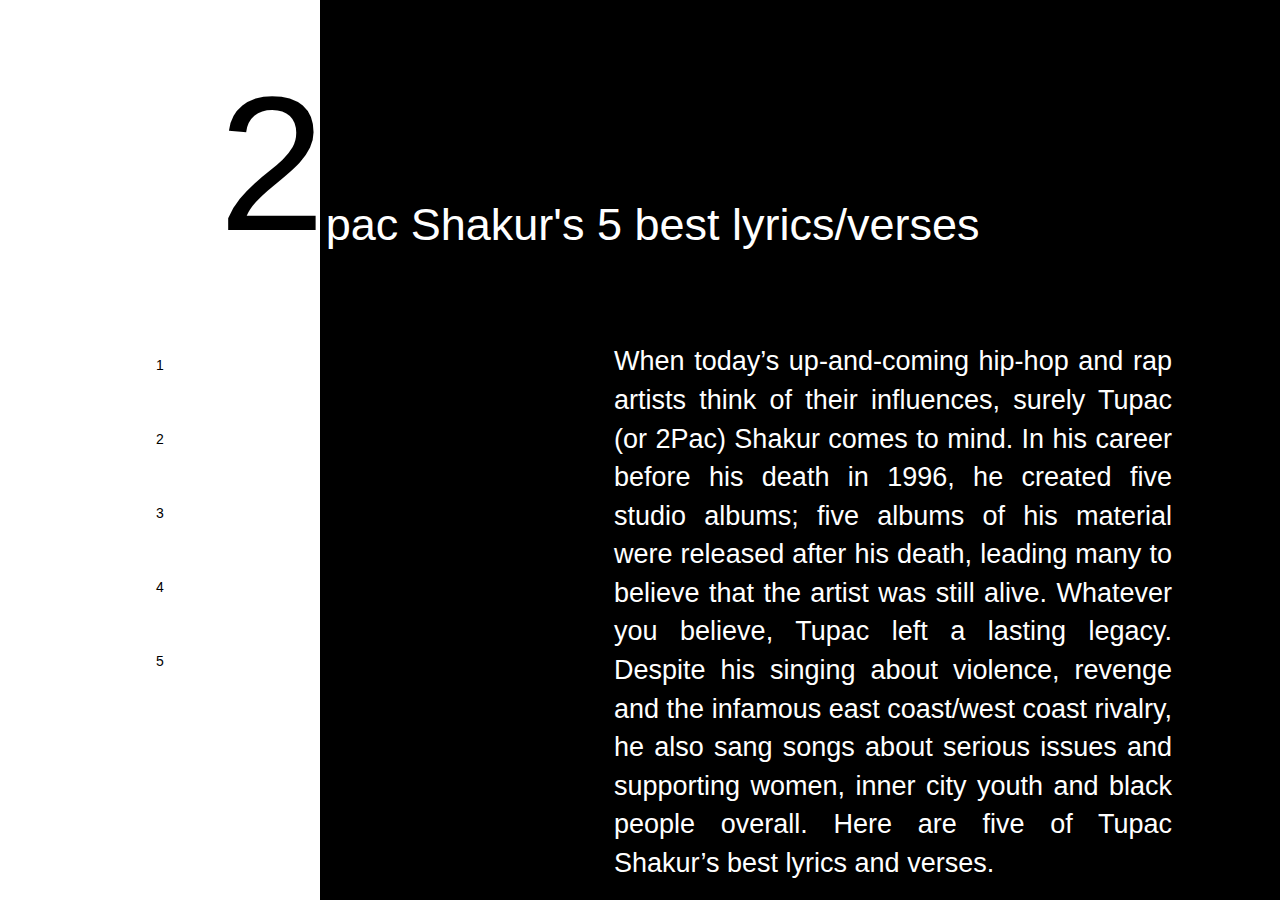
<file: index.html>
<!DOCTYPE html>
<html>
  <head>
    <meta charset="utf-8">
    <title></title>
  </head>
  <script src="js/jquery.min.js"></script>
  <script src="js/bootstrap.min.js"></script>
  <link rel="stylesheet" href="https://netdna.bootstrapcdn.com/bootstrap/3.1.0/css/bootstrap.css">
  <link rel="stylesheet" href="css/style.css">
  <body>
    <div class="container">
    <div class="row">
      <div class="col-sm-3 nav">
        <ul>
          <li><a href="index.html">2</a></li>
          <li><a href="1.html">1</a></li>
          <li><a href="2.html">2</a></li>
          <li><a href="3.html">3</a></li>
          <li><a href="4.html">4</a></li>
          <li><a href="5.html">5</a></li>
        </ul>
      </div>
      <div class="col-sm-9 main">
        <div class="mainissue">
          <h1>pac Shakur's 5 best lyrics/verses</h1>
          <p>When today’s up-and-coming hip-hop and
            rap artists think of their influences, surely Tupac (or 2Pac)
            Shakur comes to mind. In his career before his death in 1996,
            he created five studio albums; five albums of his material were
            released after his death, leading many to believe that the artist
            was still alive. Whatever you believe, Tupac left a lasting legacy.
            Despite his singing about violence, revenge and the infamous east
            coast/west coast rivalry, he also sang songs about serious issues and
            supporting women, inner city youth and black people overall. Here are
            five of Tupac Shakur’s best lyrics and verses.</p>
        </div>
      </div>
    </div>
    </div>
  </body>
</html>
</file>
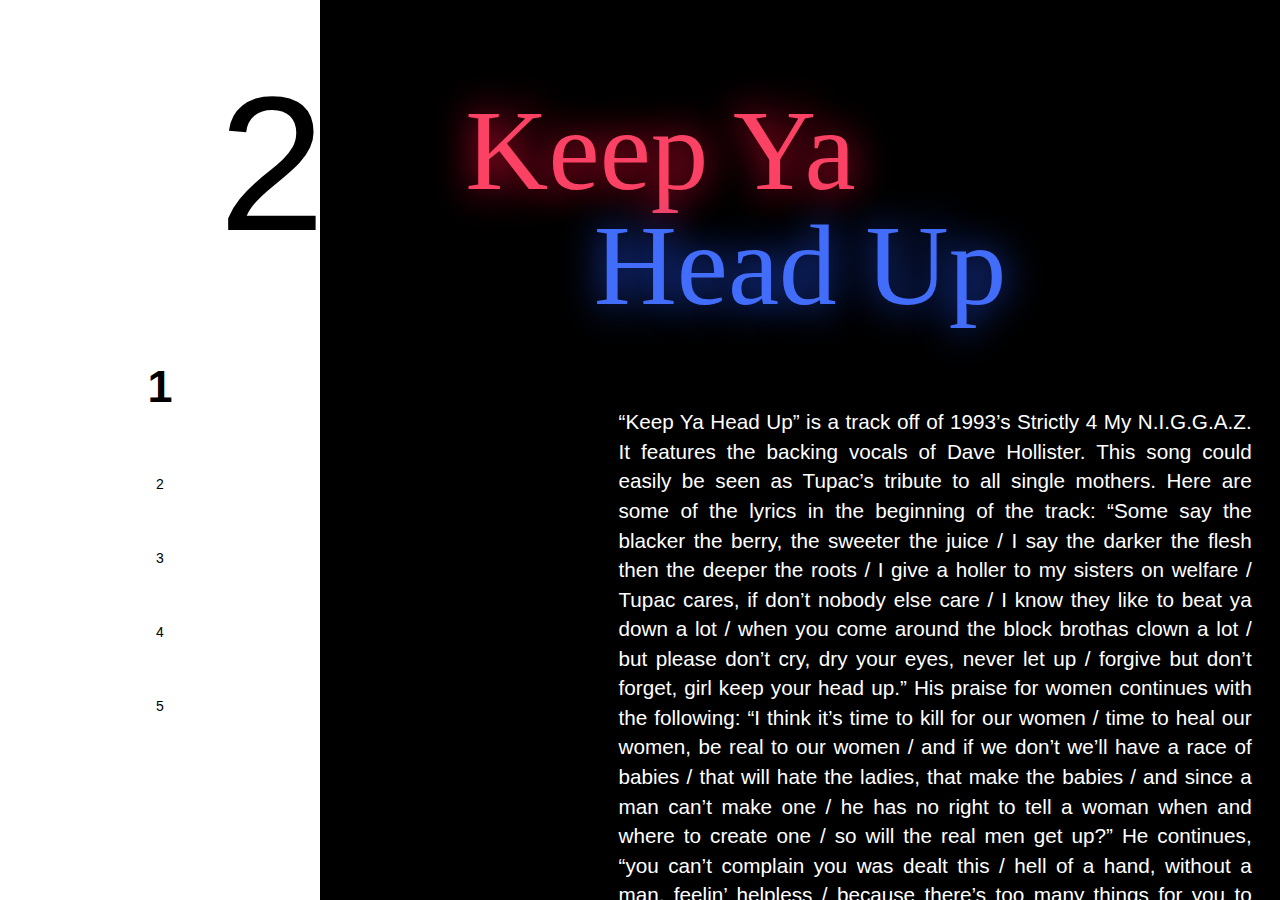
<file: 1.html>
<!DOCTYPE html>
<html>
   <head>
      <meta charset="utf-8">
      <title></title>
   </head>
   <script src="js/jquery.min.js"></script>
   <script src="js/bootstrap.min.js"></script>
   <link rel="stylesheet" href="https://netdna.bootstrapcdn.com/bootstrap/3.1.0/css/bootstrap.css">
   <link rel="stylesheet" href="css/style.css">
   <body>
      <div class="container">
         <div class="row">
            <div class="col-sm-3 nav">
               <ul>
                  <li><a href="index.html">2</a></li>
                  <li><a class="active" href="1.html">1</a></li>
                  <li><a href="2.html">2</a></li>
                  <li><a href="3.html">3</a></li>
                  <li><a href="4.html">4</a></li>
                  <li><a href="5.html">5</a></li>
               </ul>
            </div>
            <div class="col-sm-9 main main1">
               <div class="neon">Keep Ya</div>
               <div class="flux">Head Up</div>
               <div class="content1">
                 <p>
            “Keep Ya Head Up” is a track off of 1993’s Strictly 4 My N.I.G.G.A.Z. It features the backing vocals of Dave Hollister.
            This song could easily be seen as Tupac’s tribute to all single mothers. Here are some of the lyrics in the beginning
            of the track: “Some say the blacker the berry, the sweeter the juice / I say the darker the flesh then the deeper the
            roots / I give a holler to my sisters on welfare / Tupac cares, if don’t nobody else care / I know they like to beat ya
            down a lot / when you come around the block brothas clown a lot /  but please don’t cry, dry your eyes, never let up /
            forgive but don’t forget, girl keep your head up.” His praise for women continues with the following: “I think it’s time
            to kill for our women / time to heal our women, be real to our women / and if we don’t we’ll have a race of babies / that
            will hate the ladies, that make the babies / and since a man can’t make one / he has no right to tell a woman when and
            where to create one / so will the real men get up?” He continues, “you can’t complain you was dealt this / hell of
            a hand, without a man, feelin’ helpless / because there’s too many things for you to deal with / dying inside, but
            outside you’re looking fearless.” He also makes mention of his gratitude towards his mother and the influence of
            Marvin Gaye; the chorus itself partially taken from Gaye’s song, “Ooh Child (Things Are Gonna Get Easier).”
          </p>
               </div>
            </div>
         </div>
      </div>
   </body>
</html>
</file>
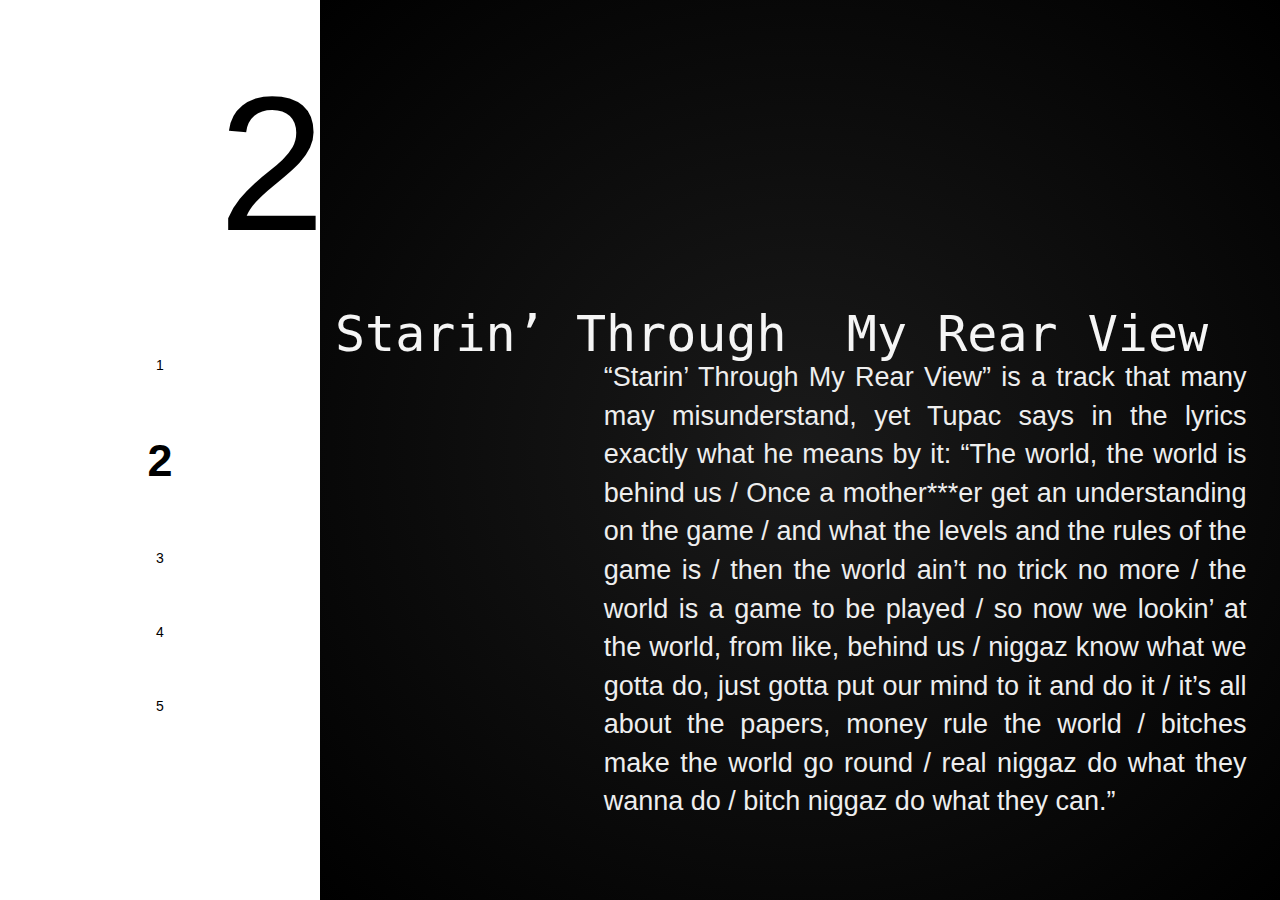
<file: 2.html>
<!DOCTYPE html>
<html>
  <head>
    <meta charset="utf-8">
    <title></title>
  </head>
  <script src="js/jquery.min.js"></script>
  <script src="js/bootstrap.min.js"></script>
  <link rel="stylesheet" href="https://netdna.bootstrapcdn.com/bootstrap/3.1.0/css/bootstrap.css">
  <link rel="stylesheet" href="css/style.css">
  <body>
    <div class="container">
    <div class="row">
      <div class="col-sm-3 nav">
        <ul>
          <li><a href="index.html">2</a></li>
          <li><a href="1.html">1</a></li>
          <li><a class="active" href="2.html">2</a></li>
          <li><a href="3.html">3</a></li>
          <li><a href="4.html">4</a></li>
          <li><a href="5.html">5</a></li>
</ul>
      </div>
      <div class="col-sm-9 main2">
        <h1><span>S</span><span>t</span><span>a</span><span>r</span><span>i</span><span>n</span><span>’ </span>
        <span>T</span><span>h</span><span>r</span><span>o</span><span>u</span><span>g</span><span>h</span>
          <span>&nbsp; </span><span>M</span><span>y</span><span> &nbsp;</span><span>R</span><span>e</span><span>a</span><span>r</span>
          <span>V</span><span>i</span><span>e</span><span>w</span></h1>
          <p>“Starin’ Through My Rear View” is a track that many may misunderstand, yet Tupac says in the lyrics exactly what he means by it:
            “The world, the world is behind us / Once a mother***er get an understanding on the game / and what the levels and
            the rules of the game is / then the world ain’t no trick no more / the world is a game to be played / so now we
            lookin’ at the world, from like, behind us / niggaz know what we gotta do, just gotta put our mind to it and do
            it / it’s all about the papers, money rule the world / bitches make the world go round / real niggaz do what they
            wanna do / bitch niggaz do what they can.”
          </p>
      </div>
    </div>
    </div>
  </body>
  <script>
    var x= 'Changes';
    var res;
    for (var i=0;i<x.length;i++){
      res+='<span>'+x.charAt(i)+'</span>';
    }
    console.log(res);
  </script>
</html>
</file>
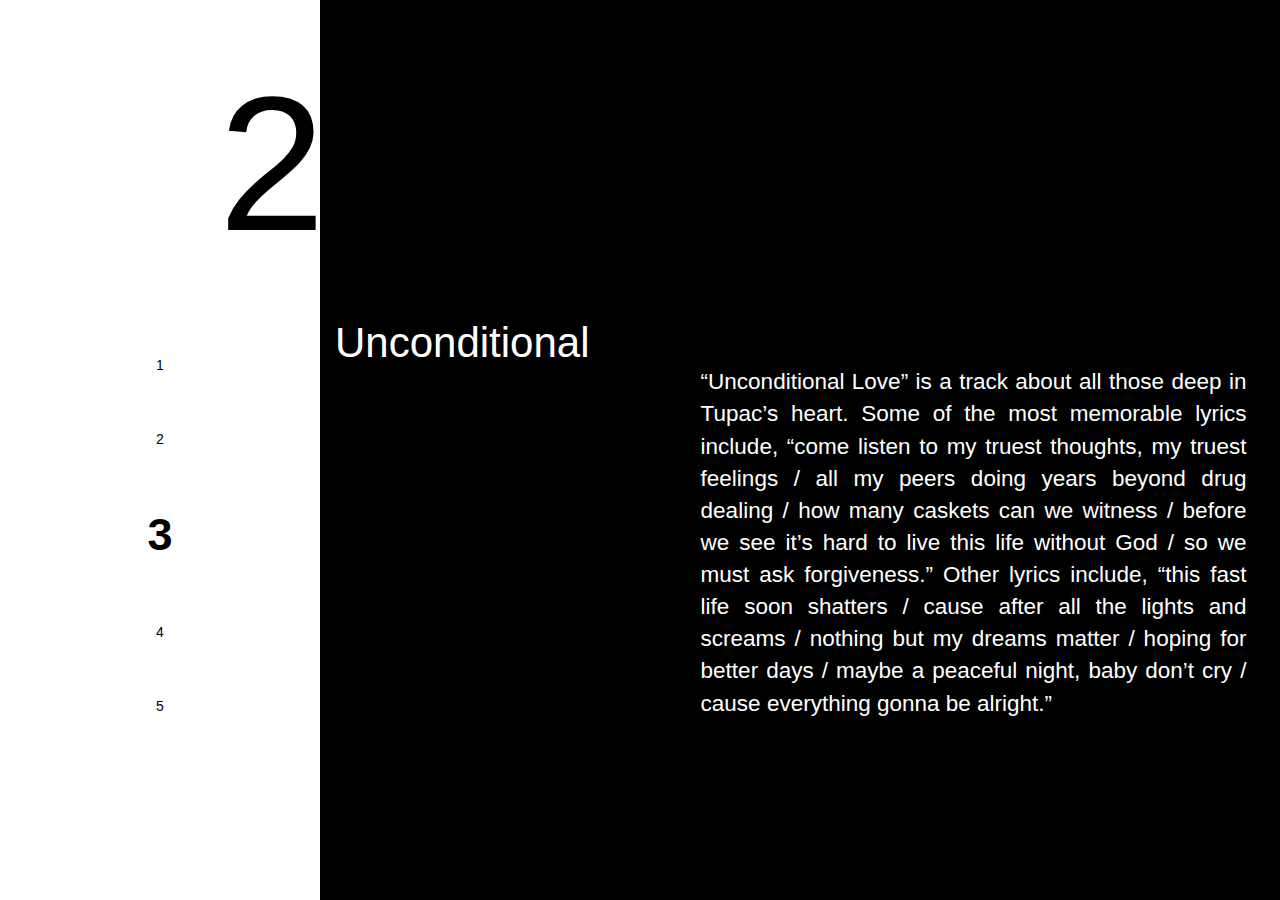
<file: 3.html>
<!DOCTYPE html>
<html>
  <head>
    <meta charset="utf-8">
    <title></title>
  </head>
  <script src="js/jquery.min.js"></script>
  <script src="js/bootstrap.min.js"></script>
  <link rel="stylesheet" href="https://netdna.bootstrapcdn.com/bootstrap/3.1.0/css/bootstrap.css">
  <link rel="stylesheet" href="css/style.css">
  <body>
    <div class="container">
    <div class="row">
      <div class="col-sm-3 nav">
        <ul>
          <li><a href="index.html">2</a></li>
          <li><a href="1.html">1</a></li>
          <li><a href="2.html">2</a></li>
          <li><a class="active" href="3.html">3</a></li>
          <li><a href="4.html">4</a></li>
          <li><a href="5.html">5</a></li>
</ul>
      </div>
      <div class="col-sm-9 main3">
        <div class="animation3">
          <span>Unconditional</span><span>Love</span>
        </div>
        <div class="content3">
          “Unconditional Love” is a track about all those deep in Tupac’s heart. Some of the most memorable lyrics
          include, “come listen to my truest thoughts, my truest feelings / all my peers doing years beyond drug
          dealing / how many caskets can we witness / before we see it’s hard to live this life without God / so
          we must ask forgiveness.” Other lyrics include, “this fast life soon shatters / cause after all the lights
          and screams / nothing but my dreams matter / hoping for better days / maybe a peaceful night, baby don’t
          cry / cause everything gonna be alright.”
        </div>
      </div>
    </div>
    </div>
  </body>
</html>
</file>
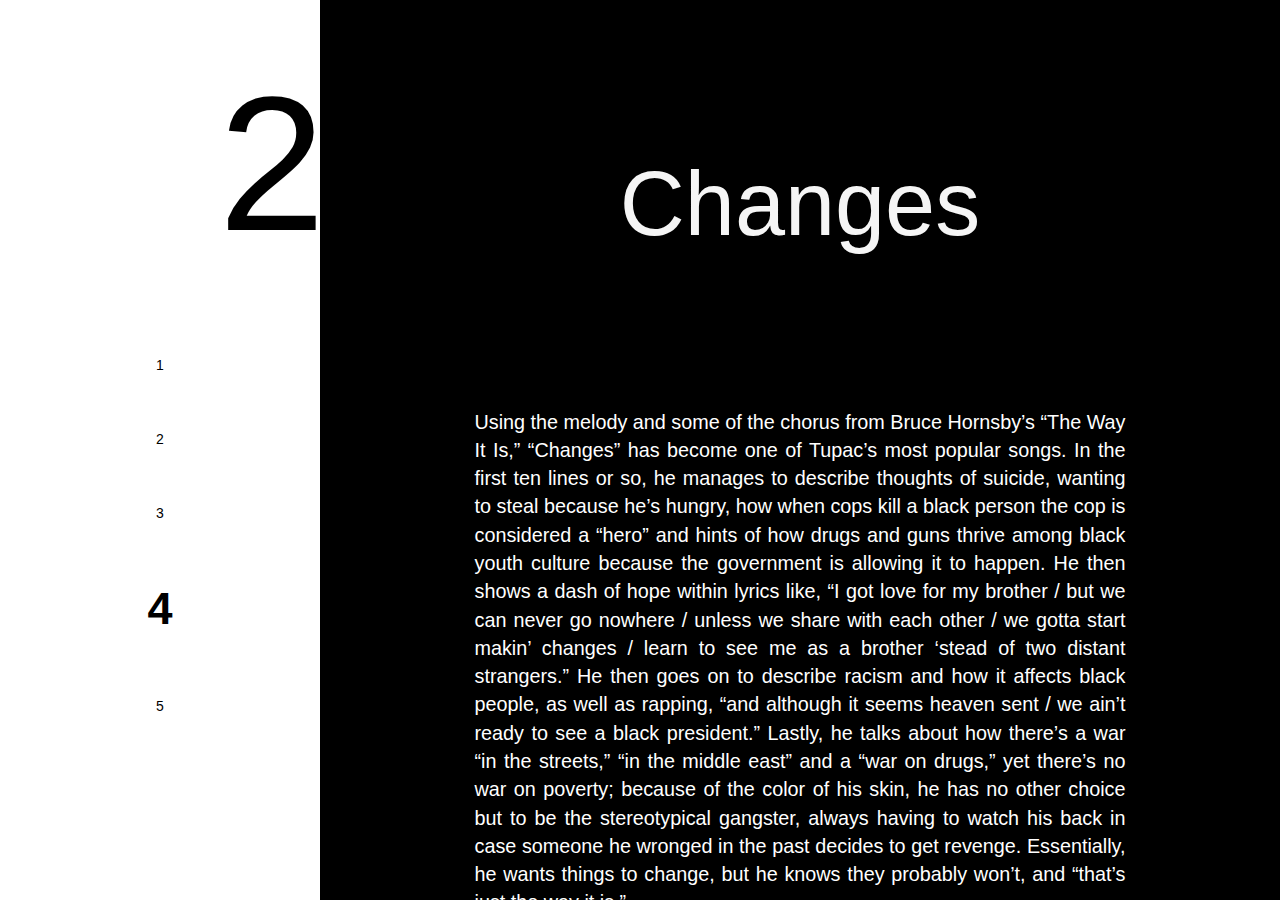
<file: 4.html>
<!DOCTYPE html>
<html>
  <head>
    <meta charset="utf-8">
    <title></title>
  </head>
  <script src="js/jquery.min.js"></script>
  <script src="js/bootstrap.min.js"></script>
  <link rel="stylesheet" href="https://netdna.bootstrapcdn.com/bootstrap/3.1.0/css/bootstrap.css">
  <link rel="stylesheet" href="css/style.css">
  <body>
    <div class="container">
    <div class="row">
      <div class="col-sm-3 nav">
        <ul>
          <li><a href="index.html">2</a></li>
          <li><a href="1.html">1</a></li>
          <li><a href="2.html">2</a></li>
          <li><a href="3.html">3</a></li>
          <li><a class="active" href="4.html">4</a></li>
          <li><a href="5.html">5</a></li>
</ul>
      </div>
      <div class="col-sm-9 main4">
        <div class="head4">
          <span>C</span><span>h</span><span>a</span><span>n</span><span>g</span><span>e</span><span>s</span>
        </div>
        <div class="content4">
          <p>Using the melody and some of the chorus from Bruce Hornsby’s “The Way It Is,” “Changes” has become one of Tupac’s most popular songs. In the first ten lines or so, he manages to describe thoughts of suicide, wanting to steal because he’s hungry, how when cops kill a black person the cop is considered a “hero” and hints of how drugs and guns thrive among black youth culture because the government is allowing it to happen. He then shows a dash of hope within lyrics like, “I got love for my brother / but we can never go nowhere / unless we share with each other / we gotta start makin’ changes / learn to see me as a brother ‘stead of two distant strangers.” He then goes on to describe racism and how it affects black people, as well as rapping, “and although it seems heaven sent / we ain’t ready to see a black president.” Lastly, he talks about how there’s a war “in the streets,” “in the middle east” and a “war on drugs,” yet there’s no war on poverty; because of the color of his skin, he has no other choice but to be the stereotypical gangster, always having to watch his back in case someone he wronged in the past decides to get revenge. Essentially, he wants things to change, but he knows they probably won’t, and “that’s just the way it is.”</p>
        </div>
      </div>
    </div>
    </div>
  </body>
</html>
</file>
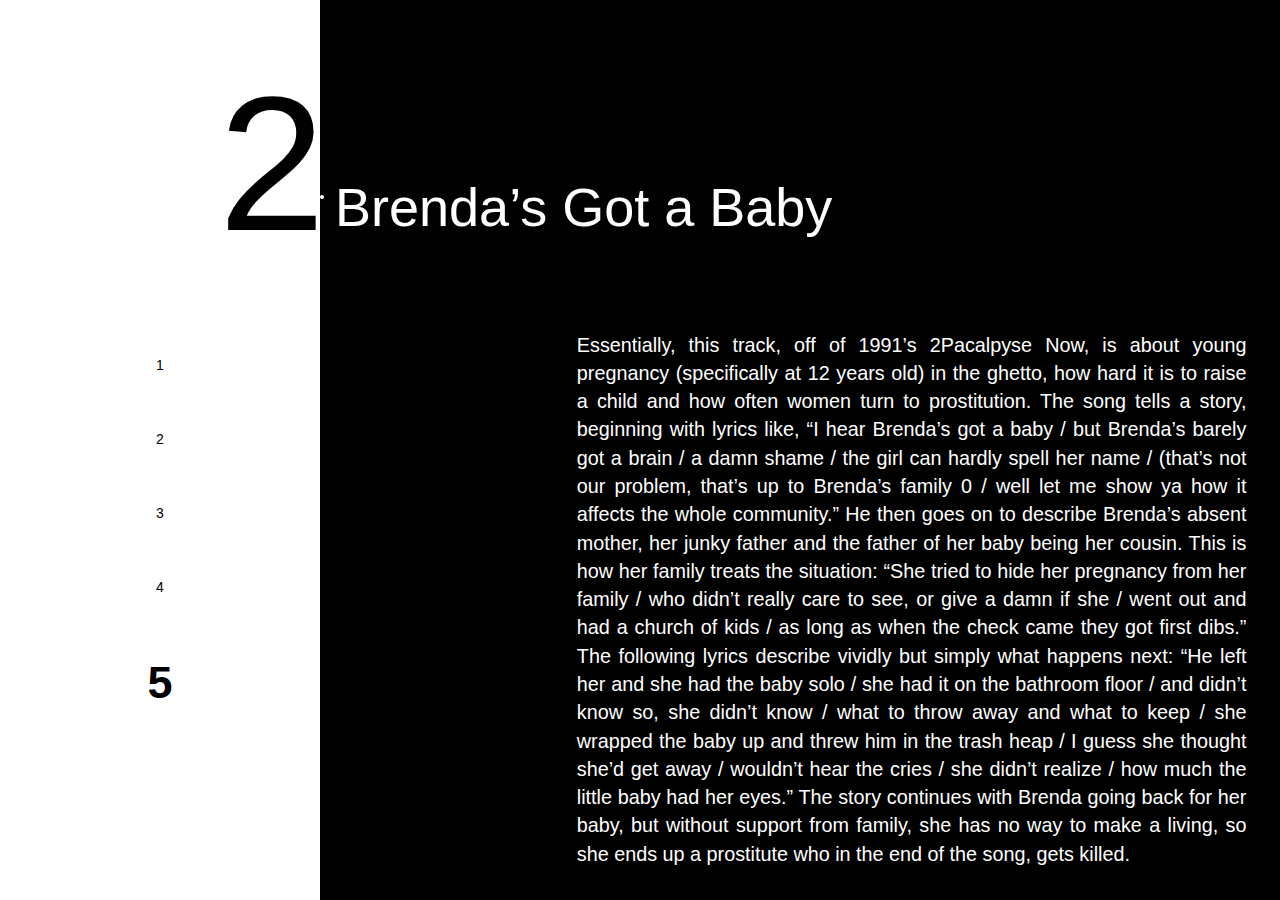
<file: 5.html>
<!DOCTYPE html>
<html>
  <head>
    <meta charset="utf-8">
    <title></title>
  </head>
  <script src="js/jquery.min.js"></script>
  <script src="js/bootstrap.min.js"></script>
  <link rel="stylesheet" href="https://netdna.bootstrapcdn.com/bootstrap/3.1.0/css/bootstrap.css">
  <link rel="stylesheet" href="css/style.css">
  <body>
    <div class="container">
    <div class="row">
      <div class="col-sm-3 nav">
        <ul>
  <li><a href="index.html">2</a></li>
  <li><a href="1.html">1</a></li>
  <li><a href="2.html">2</a></li>
  <li><a href="3.html">3</a></li>
  <li><a href="4.html">4</a></li>
  <li><a class="active" href="5.html">5</a></li>
</ul>
      </div>
      <div class="col-sm-9 main">
        <li><div id="tuski"></div></li>
        <div class="head5">
          <h1>Brenda’s Got a Baby</h1>
        </div>
        <div class="content5">
          <p>Essentially, this track, off of 1991’s 2Pacalpyse Now, is about young pregnancy (specifically at 12 years old) in the ghetto, how hard it is to raise a child and how often women turn to prostitution. The song tells a story, beginning with lyrics like, “I hear Brenda’s got a baby / but Brenda’s barely got a brain / a damn shame / the girl can hardly spell her name / (that’s not our problem, that’s up to Brenda’s family 0 / well let me show ya how it affects the whole community.” He then goes on to describe Brenda’s absent mother, her junky father and the father of her baby being her cousin. This is how her family treats the situation: “She tried to hide her pregnancy from her family / who didn’t really care to see, or give a damn if she / went out and had a church of kids / as long as when the check came they got first dibs.” The following lyrics describe vividly but simply what happens next: “He left her and she had the baby solo / she had it on the bathroom floor / and didn’t know so, she didn’t know / what to throw away and what to keep / she wrapped the baby up and threw him in the trash heap / I guess she thought she’d get away / wouldn’t hear the cries / she didn’t realize / how much the little baby had her eyes.” The story continues with Brenda going back for her baby, but without support from family, she has no way to make a living, so she ends up a prostitute who in the end of the song, gets killed.</p>
        </div>
      </div>
    </div>
    </div>
  </body>
</html>
</file>
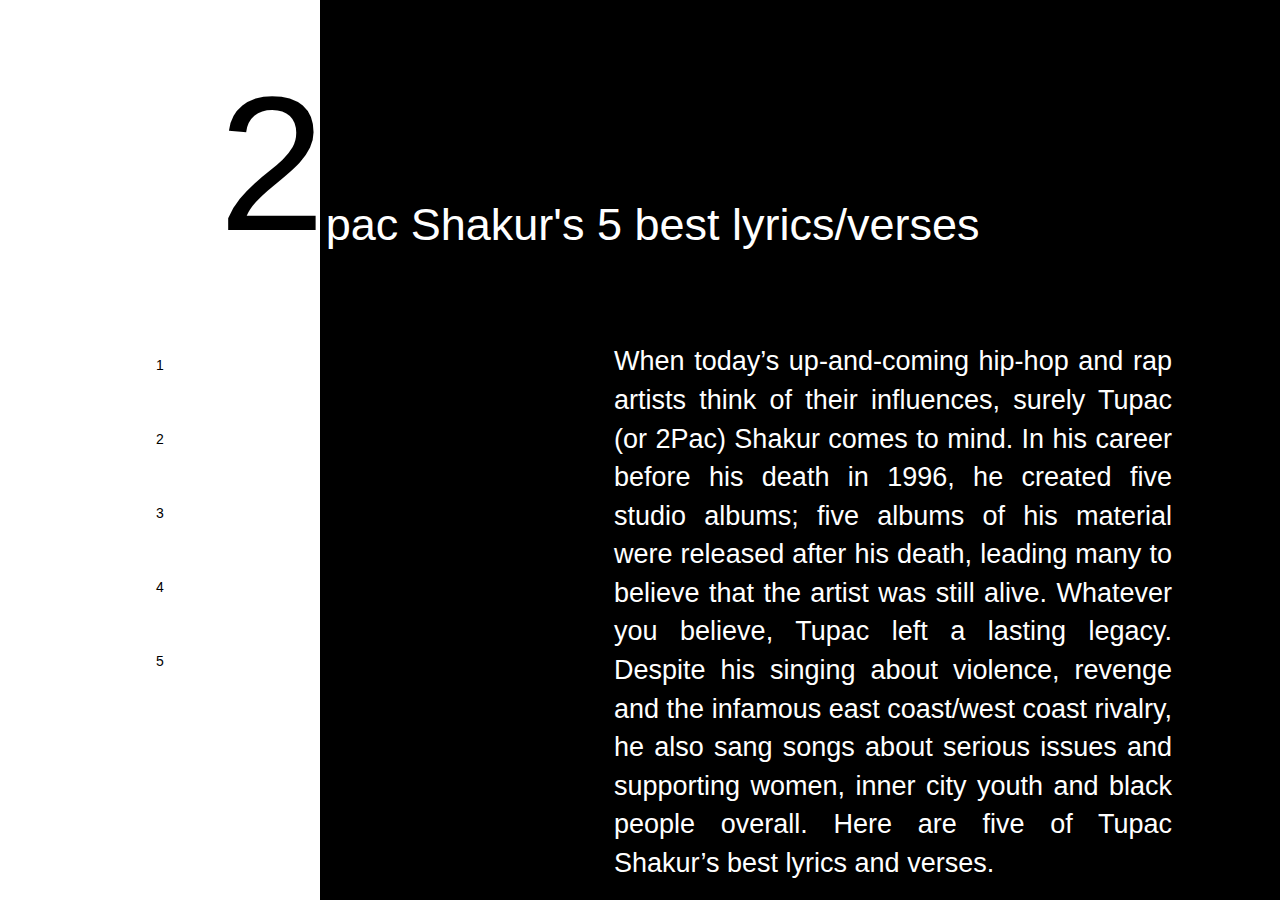
<file: main.html>
<!DOCTYPE html>
<html>
  <head>
    <meta charset="utf-8">
    <title></title>
  </head>
  <script src="js/jquery.min.js"></script>
  <script src="js/bootstrap.min.js"></script>
  <link rel="stylesheet" href="https://netdna.bootstrapcdn.com/bootstrap/3.1.0/css/bootstrap.css">
  <link rel="stylesheet" href="css/style.css">
  <body>
    <div class="container">
    <div class="row">
      <div class="col-sm-3 nav">
        <ul>
          <li><a href="main.html">2</a></li>
          <li><a href="1.html">1</a></li>
          <li><a href="2.html">2</a></li>
          <li><a href="3.html">3</a></li>
          <li><a href="4.html">4</a></li>
          <li><a href="5.html">5</a></li>
        </ul>
      </div>
      <div class="col-sm-9 main">
        <div class="mainissue">
          <h1>pac Shakur's 5 best lyrics/verses</h1>
          <p>When today’s up-and-coming hip-hop and
            rap artists think of their influences, surely Tupac (or 2Pac)
            Shakur comes to mind. In his career before his death in 1996,
            he created five studio albums; five albums of his material were
            released after his death, leading many to believe that the artist
            was still alive. Whatever you believe, Tupac left a lasting legacy.
            Despite his singing about violence, revenge and the infamous east
            coast/west coast rivalry, he also sang songs about serious issues and
            supporting women, inner city youth and black people overall. Here are
            five of Tupac Shakur’s best lyrics and verses.</p>
        </div>
      </div>
    </div>
    </div>
  </body>
</html>
</file>
<file: css/style.css>
/* make sidebar nav vertical */
.row{
  width: 100vw;
}
.nav ul {
    list-style-type: none;
    margin: 0;
    padding: 0;
    width: 25%;
    background-color: white;
    position: fixed;
    overflow: auto;
}

.nav li a {
    display: block;
    color: #000;
    padding: 3vh 0;
    text-decoration: none;
}

.nav li a.active {
    text-decoration: none;
    font-weight: bold;
    font-size: 5vh;
}

.nav li:first-child{
  padding-right: 0;
  font-size: 15vw;
  margin-right: -70%;
}

.main{
  background-color: black;
  color:white;
  height:100vh;
}

.mainissue h1 {
  margin: 21.5% 10% 0 -1%;
  text-align: left;
  font-size: 5vh;
}

.mainissue p{
  margin: 10% 10% 0 30%;
  font-size: 3vh;
  text-align: justify;
}
/*main 1*/
@font-face {
font-family: neon;
src: url(https://s3-us-west-2.amazonaws.com/s.cdpn.io/707108/neon.ttf);
}

.container {
display: table-cell;
text-align: center;
vertical-align: middle;
}

.content1 {
  position: absolute;
  top: 40%;
  bottom: 0px;
  overflow-y:auto;
}

.main1 p {
  margin: 5% 3% 0 30%;
  text-align: justify;
  font-size:2.3vh;
}

.neon {
margin-top: 10%;
padding-right: 30%;
font-family: neon;
color: #FB4264;
font-size: 9vw;
line-height: 9vw;
text-shadow: 0 0 3vw #F40A35;
}

.flux {
font-family: neon;
color: #426DFB;
font-size: 9vw;
line-height: 9vw;
text-shadow: 0 0 3vw #2356FF;
}

.neon {
animation: neon 1s ease infinite;
-moz-animation: neon 1s ease infinite;
-webkit-animation: neon 1s ease infinite;
}

@keyframes neon {
0%,
100% {
  text-shadow: 0 0 1vw #FA1C16, 0 0 3vw #FA1C16, 0 0 10vw #FA1C16, 0 0 10vw #FA1C16, 0 0 .4vw #FED128, .5vw .5vw .1vw #806914;
  color: #FED128;
}
50% {
  text-shadow: 0 0 .5vw #800E0B, 0 0 1.5vw #800E0B, 0 0 5vw #800E0B, 0 0 5vw #800E0B, 0 0 .2vw #800E0B, .5vw .5vw .1vw #40340A;
  color: #806914;
}
}

.flux {
animation: flux 2s linear infinite;
-moz-animation: flux 2s linear infinite;
-webkit-animation: flux 2s linear infinite;
-o-animation: flux 2s linear infinite;
}

@keyframes flux {
0%,
100% {
  text-shadow: 0 0 1vw #1041FF, 0 0 3vw #1041FF, 0 0 10vw #1041FF, 0 0 10vw #1041FF, 0 0 .4vw #8BFDFE, .5vw .5vw .1vw #147280;
  color: #28D7FE;
}
50% {
  text-shadow: 0 0 .5vw #082180, 0 0 1.5vw #082180, 0 0 5vw #082180, 0 0 5vw #082180, 0 0 .2vw #082180, .5vw .5vw .1vw #0A3940;
  color: #146C80;
}
}


/*page2*/
@import url("https://fonts.googleapis.com/css?family=Alegreya+Sans:300");
.main2{
  height: 100vh;
  display: flex;
  align-items: center;
  justify-content: center;
  background: radial-gradient(#1a1a1a, #000000);
}

.main2 h1 {
text-align: left;
margin: 5% auto 30% 0;
font: 300 50px/1 Alegreya Sans, monospace;
white-space: nowrap;
color: whitesmoke;
}

.main2 p {
  color:#eee;
  text-align: justify;
  font-size: 3vh;
  margin:30% 2% 0 -65%;
}

.main2 span {
display: inline-block;
animation: stretch 2.5s cubic-bezier(0.4, 1.4, 0.75, 0.9) infinite;
transform-origin: center;
}
.main2 span:nth-of-type(1) {
animation-delay: 0.25s;
}
.main2 span:nth-of-type(2) {
animation-delay: 0.5s;
}
.main2 span:nth-of-type(3) {
animation-delay: 0.75s;
}
.main2 span:nth-of-type(4) {
animation-delay: 1s;
}
.main2 span:nth-of-type(5) {
animation-delay: 1.25s;
}
.main2 span:nth-of-type(6) {
animation-delay: 1.5s;
}
.main2 span:nth-of-type(7) {
animation-delay: 1.75s;
}
.main2 span:nth-of-type(8) {
animation-delay: 2s;
}
.main2 span:nth-of-type(9) {
animation-delay: 2.25s;
}
.main2 span:nth-of-type(10) {
animation-delay: 2.5s;
}

@keyframes stretch {
5% {
  transform: scaleX(5000);
  opacity: .1;
}
15% {
  transform: scaleX(1);
  opacity: 1;
}
}

/*page3*/
.main3 {
  height: 100vh;
  margin: 0;
  background-color: black;
  color: white;
  display: flex;
  justify-content: center;
  align-items: center;
  font-family: 'Medula One', sans-serif;
  font-size: 3em;
  -webkit-user-select: none;
  -moz-user-select: none;
  -ms-user-select: none;
  user-select: none;
}

.animation3 {
  margin-bottom: 23%;
}

.content3{
  text-align: justify;
  margin: 30% 2% 10% 0;
  font-size: 2.5vh;
}

.main3 span:first-child {
  margin-right: 20px;
}

.main3 span:last-child {
  color: black;
  background-color: black;
  animation: fadeWhite 4s forwards;
  animation-delay: 2s;
  position: relative;
}

.main3 span:last-child:after {
  content: "Love";
  position: absolute;
  left: 2px;
  top: 2px;
  clip: rect(0, 900px, 0, 0);
  background-color: black;
  color: white;
  animation: glitch 3s infinite alternate-reverse;
  animation-delay: 4s;
}
.main3 span:last-child:before {
  content: "Love";
  position: absolute;
  left: -2px;
  top: -2px;
  clip: rect(0, 900px, 0, 0);
  background-color: black;
  color: white;
  animation: glitch 3s infinite alternate-reverse;
  animation-delay: 4s;
}

@keyframes fadeWhite {
  100% {
    color: white;
  }
}
@keyframes glitch {
  0% {
    clip: rect(15px, 9999px, 7px, 0);
  }
  5% {
    clip: rect(53px, 9999px, 25px, 0);
  }
  10% {
    clip: rect(56px, 9999px, 86px, 0);
  }
  15% {
    clip: rect(63px, 9999px, 46px, 0);
  }
  20% {
    clip: rect(76px, 9999px, 45px, 0);
  }
  25% {
    clip: rect(18px, 9999px, 84px, 0);
  }
  30% {
    clip: rect(24px, 9999px, 2px, 0);
  }
  35% {
    clip: rect(66px, 9999px, 27px, 0);
  }
  40% {
    clip: rect(84px, 9999px, 80px, 0);
  }
  45% {
    clip: rect(27px, 9999px, 88px, 0);
  }
  50% {
    clip: rect(65px, 9999px, 98px, 0);
  }
  55% {
    clip: rect(24px, 9999px, 55px, 0);
  }
  60% {
    clip: rect(19px, 9999px, 19px, 0);
  }
  65% {
    clip: rect(96px, 9999px, 34px, 0);
  }
  70% {
    clip: rect(54px, 9999px, 16px, 0);
  }
  75% {
    clip: rect(85px, 9999px, 72px, 0);
  }
  80% {
    clip: rect(20px, 9999px, 89px, 0);
  }
  85% {
    clip: rect(45px, 9999px, 40px, 0);
  }
  90% {
    clip: rect(85px, 9999px, 14px, 0);
  }
  95% {
    clip: rect(5px, 9999px, 75px, 0);
  }
  100% {
    clip: rect(45px, 9999px, 59px, 0);
  }
}

.main3 p {
  font-size: 4vh;
}

/*page4*/
@import url(https://fonts.googleapis.com/css?family=Finger+Paint);
.main4{
  height: 100vh;
  margin: 0;
  background: black;
  overflow: hidden;
  text-align: center;
  color: transparent;
  backface-visibility: hidden;
}

.main4 span {
display: inline-block;
text-shadow: 0 0 0 whitesmoke;
animation: smoky 5s 3s both;
}

.main4 span:nth-child(even){
animation-name: smoky-mirror;
}

.head4{
  margin: 15% auto;
  font-size: 10vh;
}

.content4 {
  text-align: justify;
  font-size: 2.2vh;
  color: white;
  padding: 0 15%;
}

@keyframes smoky {
60% {
  text-shadow: 0 0 40px whitesmoke;
}
to {
  transform:
    translate3d(15rem,-8rem,0)
    rotate(-40deg)
    skewX(70deg)
    scale(1.5);
  text-shadow: 0 0 20px whitesmoke;
  opacity: 0;
}
}

@keyframes smoky-mirror {
60% {
  text-shadow: 0 0 40px whitesmoke; }
to {
  transform:
    translate3d(18rem,-8rem,0)
    rotate(-40deg)
    skewX(-70deg)
    scale(2);
   text-shadow: 0 0 20px whitesmoke;
  opacity: 0;
}
}

/*tuski animation*/
.head5 h1{
  font-size: 6vh;
  margin-top: -6%;
  text-align: left;
}

.content5{
  font-size: 2.2vh;
  text-align: justify;
  margin: 10% 2% auto 26%;
}

@-webkit-keyframes tuski {
    0% {
        background-position:0;
    }
    100% {
        background-position: -576px 0;
    }
}
@-moz-keyframes tuski {
    0% {
        background-position:0;
    }
    100% {
        background-position: -576px 0;
    }
}
@keyframes tuski {
    0% {
        background-position:0;
    }
    100% {
        background-position: -576px 0;
    }
}

#tuski {
    margin: 20% 30% auto 55%;
    width: 48px;
    height: 48px;
    background-image: url(http://acwongblog.qiniudn.com/2015-03_tuski-sprite.png);
    background-repeat: no-repeat;
    background-position: 0 0;
    -webkit-animation: tuski .5s steps(12) infinite;
    -moz-animation: tuski .5s steps(12) infinite;
    animation: tuski .5s steps(12) infinite;
}
</file>
